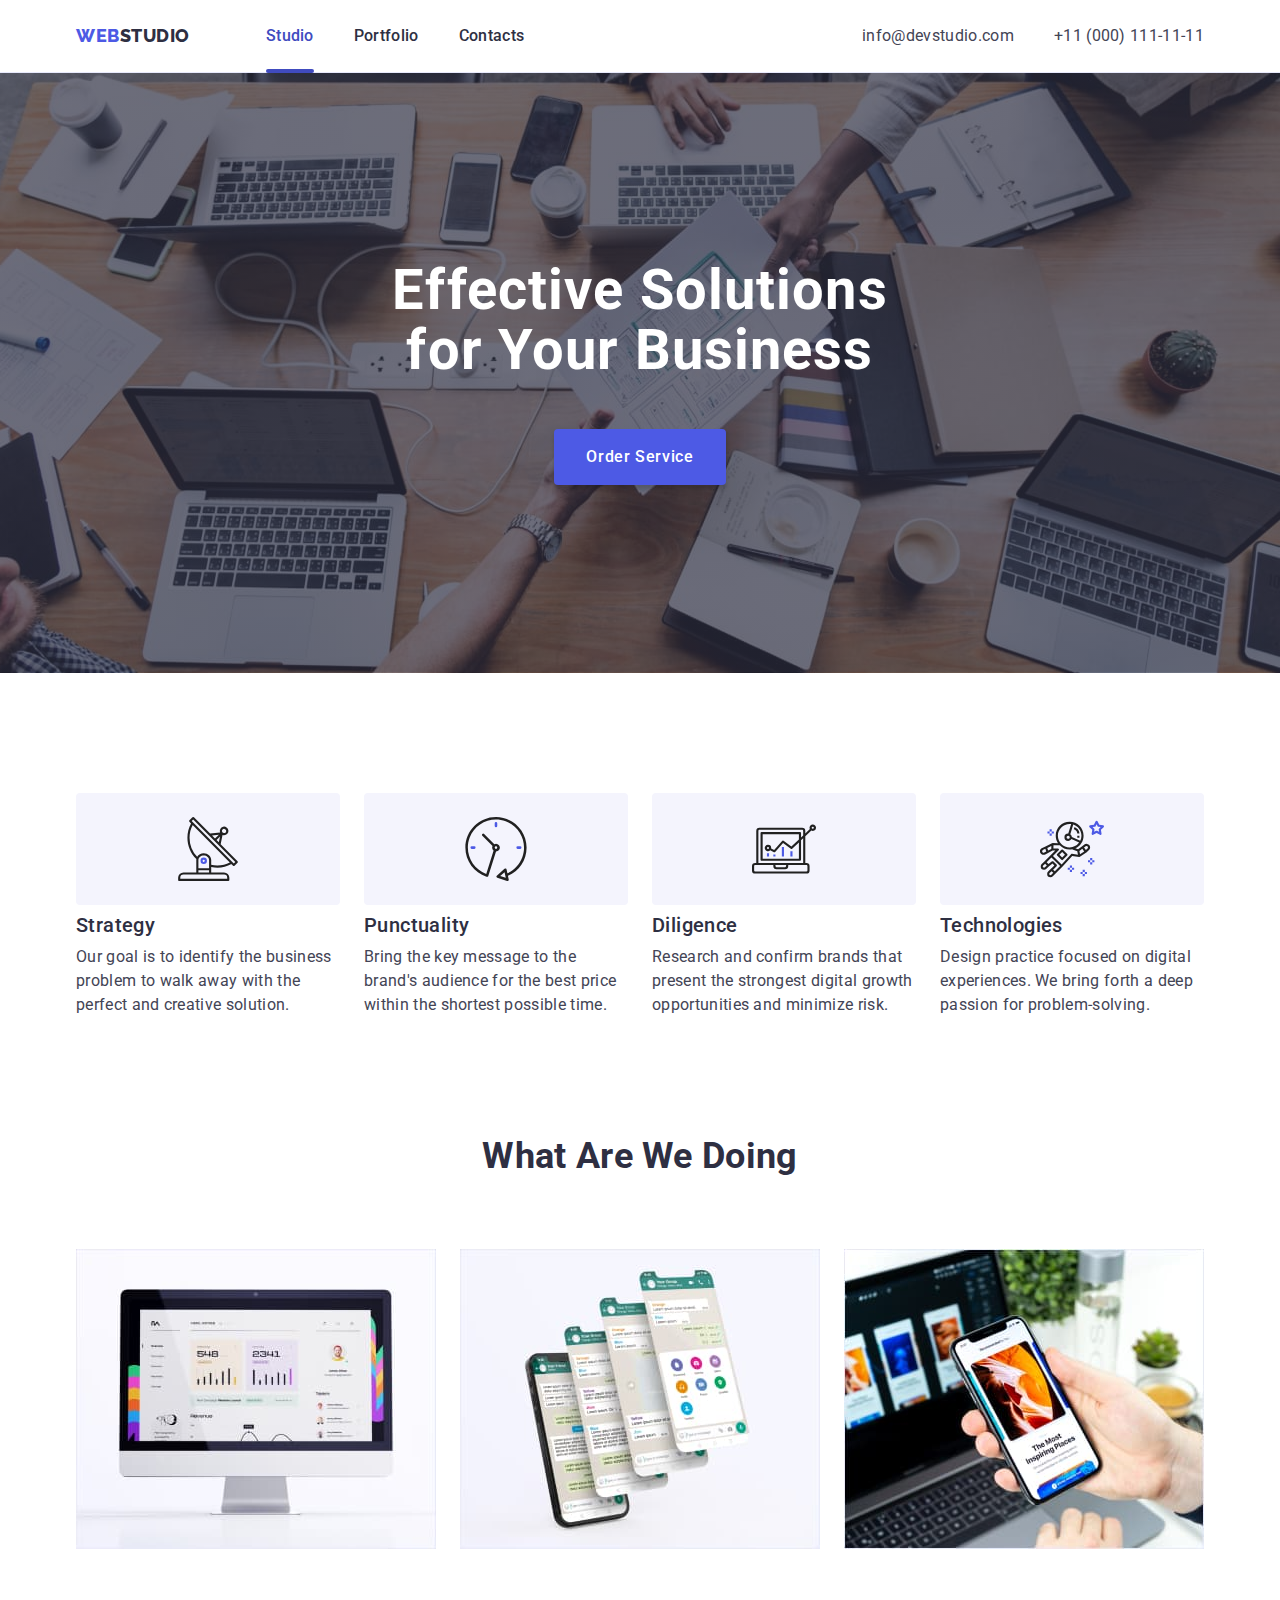
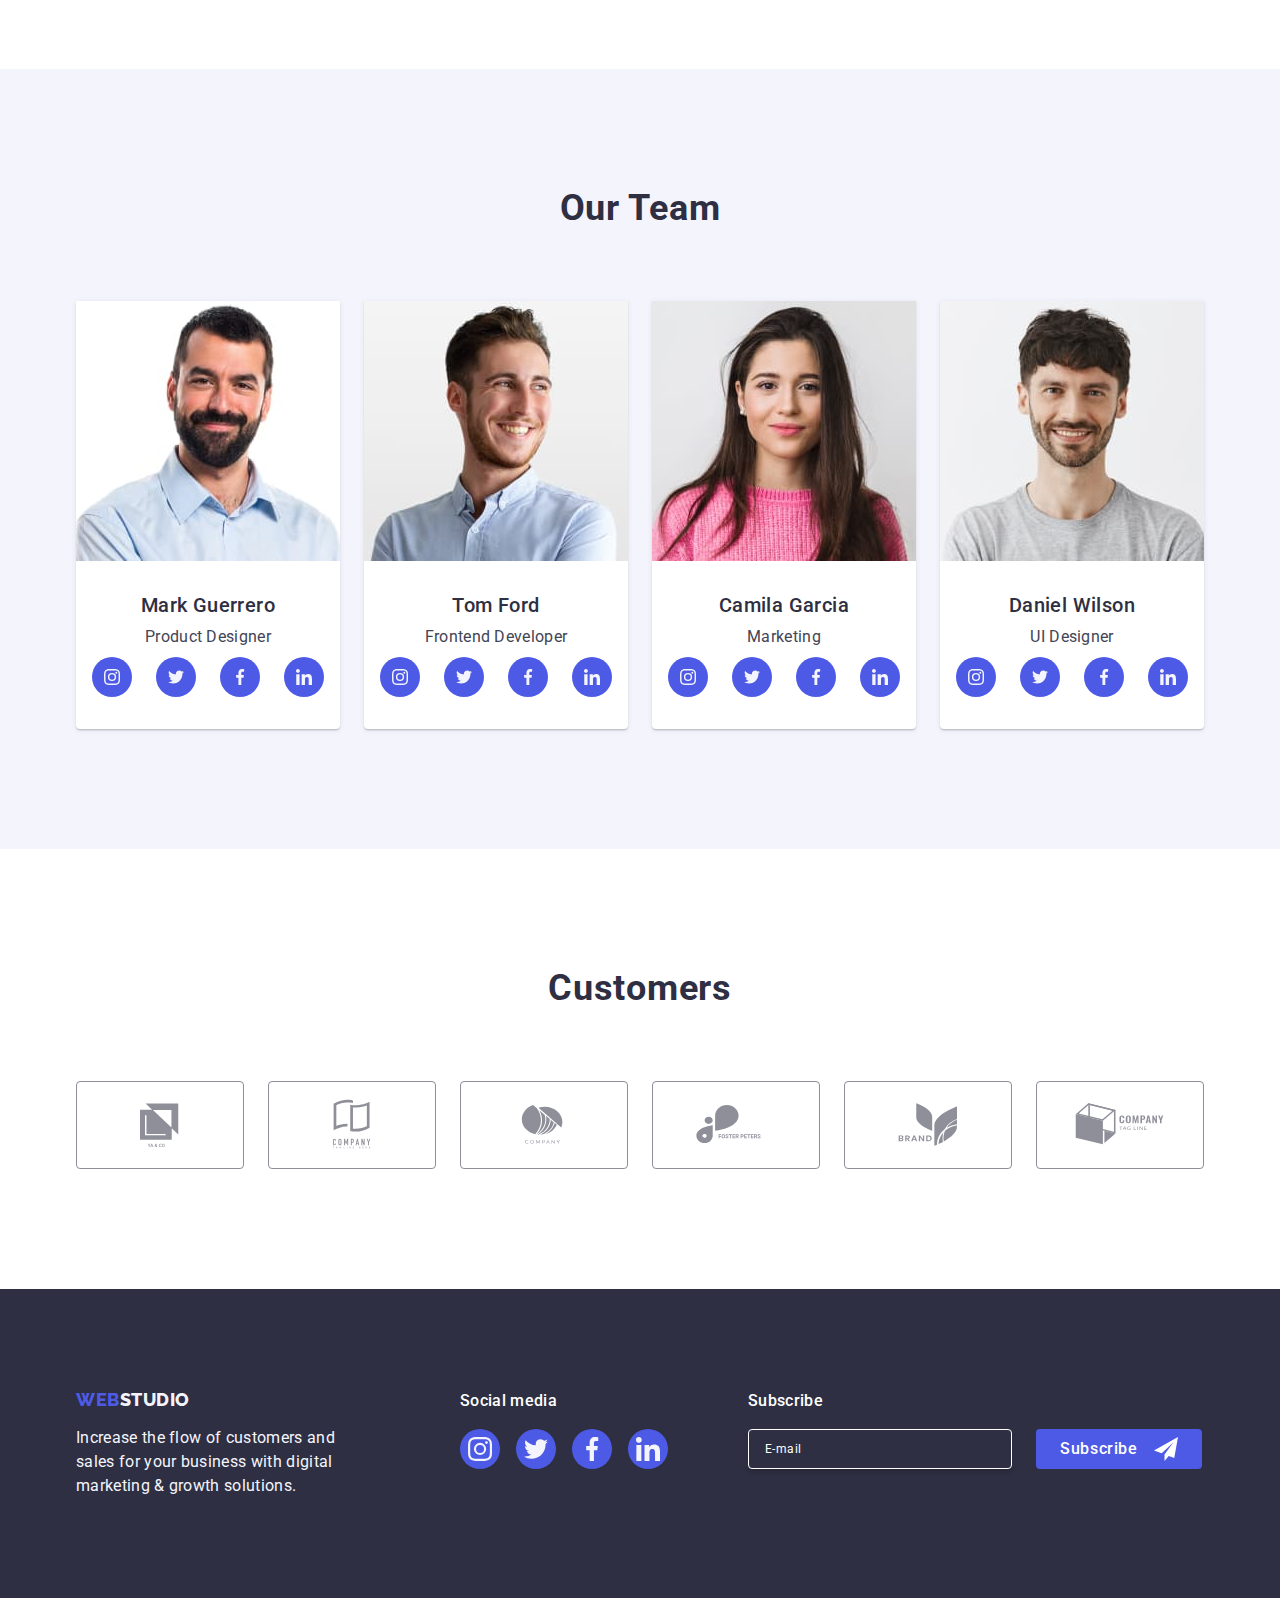
<file: index.html>
<!DOCTYPE html>
<html lang="en">
  <head>
    <meta charset="UTF-8" />
    <meta name="viewport" content="width=device-width, initial-scale=1.0" />
    <link rel="preconnect" href="https://fonts.googleapis.com" />
    <link rel="preconnect" href="https://fonts.gstatic.com" crossorigin />
    <link
      href="https://fonts.googleapis.com/css2?family=Raleway:wght@800&family=Roboto:wght@400;500;700;900&display=swap"
      rel="stylesheet"
    />
    <link
      rel="stylesheet"
      href="https://cdnjs.cloudflare.com/ajax/libs/modern-normalize/2.0.0/modern-normalize.min.css"
    />
    <link rel="stylesheet" href="./css/styles.css" />
    <title>WebStudio</title>
  </head>
  <body>
    <header class="header">
      <div class="header-container container">
        <nav class="menu">
          <a class="menu__logo-blue link" href="./index.html"
            >Web<span class="menu__logo-black">Studio</span></a
          >
          <ul class="menu__list list">
            <li class="menu__list-item">
              <a class="menu__list-link link page" href="./index.html"
                >Studio</a
              >
            </li>
            <li class="menu__list-item">
              <a class="menu__list-link link" href="./portfolio.html"
                >Portfolio</a
              >
            </li>
            <li class="menu__list-item">
              <a class="menu__list-link link" href="">Contacts</a>
            </li>
          </ul>
        </nav>
        <address class="header__contacts">
          <ul class="header__contacts-list list">
            <li class="header__contacts-item">
              <a
                class="header__contacts-link link"
                href="mailto:info@devstudio.com"
                >info@devstudio.com</a
              >
            </li>
            <li class="header__contacts-item">
              <a class="header__contacts-link link" href="tel:+110001111111"
                >+11 (000) 111-11-11</a
              >
            </li>
          </ul>
        </address>
      </div>
    </header>

    <main>
      <section class="general__section-order">
        <div class="general-container container">
          <h1 class="general__section-title">
            Effective Solutions for Your Business
          </h1>
          <button class="general__section-button" type="button" data-modal-open>
            Order Service
          </button>
        </div>
      </section>

      <section class="benefits__section">
        <div class="benefits-container container">
          <h2 class="visually-hidden">Our benefits</h2>
          <ul class="benefits__list list">
            <li class="benefits__list-item">
              <div class="benefits__wrapper">
                <svg
                  class="benefits__icon"
                  aria-label="antenna"
                  width="64"
                  height="64"
                >
                  <use href="./images/icons.svg#icon-antenna"></use>
                </svg>
              </div>
              <h3 class="benefits__list-title">Strategy</h3>
              <p class="benefits__list-text">
                Our goal is to identify the business problem to walk away with
                the perfect and creative solution.
              </p>
            </li>
            <li class="benefits__list-item">
              <div class="benefits__wrapper">
                <svg
                  class="benefits__icon"
                  aria-label="antenna"
                  width="64"
                  height="64"
                >
                  <use href="./images/icons.svg#icon-clock"></use>
                </svg>
              </div>
              <h3 class="benefits__list-title">Punctuality</h3>
              <p class="benefits__list-text">
                Bring the key message to the brand's audience for the best price
                within the shortest possible time.
              </p>
            </li>
            <li class="benefits__list-item">
              <div class="benefits__wrapper">
                <svg
                  class="benefits__icon"
                  aria-label="antenna"
                  width="64"
                  height="64"
                >
                  <use href="./images/icons.svg#icon-diagram"></use>
                </svg>
              </div>
              <h3 class="benefits__list-title">Diligence</h3>
              <p class="benefits__list-text">
                Research and confirm brands that present the strongest digital
                growth opportunities and minimize risk.
              </p>
            </li>
            <li class="benefits__list-item">
              <div class="benefits__wrapper">
                <svg
                  class="benefits__icon"
                  aria-label="antenna"
                  width="64"
                  height="64"
                >
                  <use href="./images/icons.svg#icon-astronaut"></use>
                </svg>
              </div>
              <h3 class="benefits__list-title">Technologies</h3>
              <p class="benefits__list-text">
                Design practice focused on digital experiences. We bring forth a
                deep passion for problem-solving.
              </p>
            </li>
          </ul>
        </div>
      </section>

      <section class="works__section">
        <div class="works-container container">
          <h2 class="works__section-title">What are we doing</h2>
          <ul class="works__list list">
            <li class="works__list-item">
              <img
                class="works__list-img"
                src="./images/img_1.jpg"
                alt="computer-monitor"
                width="360"
              />
            </li>
            <li class="works__list-item">
              <img
                class="works__list-img"
                src="./images/img_2.jpg"
                alt="phone-application"
                width="360"
              />
            </li>
            <li class="works__list-item">
              <img
                class="works__list-img"
                src="./images/img_3.jpg"
                alt="laptop-and-phone"
                width="360"
              />
            </li>
          </ul>
        </div>
      </section>

      <section class="team__section">
        <div class="team-container container">
          <h2 class="team__section-title">Our Team</h2>
          <ul class="team__list list">
            <li class="team__list-item">
              <img
                class="team__list-img"
                src="./images/mark_g.jpg"
                alt="photo Mark Guerrero"
                width="264"
              />
              <div class="team__description">
                <h3 class="team__list-title">Mark Guerrero</h3>
                <p class="team__list-text">Product Designer</p>
                <ul class="team__list-icons list">
                  <li class="team__item-icon">
                    <a href="" class="team__link-icon">
                      <svg
                        class="team__icon"
                        aria-label="icon-instagram"
                        width="16"
                        height="16"
                      >
                        <use href="./images/icons.svg#icon-instagram"></use>
                      </svg>
                    </a>
                  </li>
                  <li class="team__item-icon">
                    <a href="" class="team__link-icon">
                      <svg
                        class="team__icon"
                        aria-label="icon-twitter"
                        width="16"
                        height="16"
                      >
                        <use href="./images/icons.svg#icon-twitter"></use>
                      </svg>
                    </a>
                  </li>
                  <li class="team__item-icon">
                    <a href="" class="team__link-icon">
                      <svg
                        class="team__icon"
                        aria-label="icon-facebook"
                        width="16"
                        height="16"
                      >
                        <use href="./images/icons.svg#icon-facebook"></use>
                      </svg>
                    </a>
                  </li>
                  <li class="team__item-icon">
                    <a href="" class="team__link-icon">
                      <svg
                        class="team__icon"
                        aria-label="icon-linkedin"
                        width="16"
                        height="16"
                      >
                        <use href="./images/icons.svg#icon-linkedin"></use>
                      </svg>
                    </a>
                  </li>
                </ul>
              </div>
            </li>
            <li class="team__list-item">
              <img
                class="team__list-img"
                src="./images/tom_f.jpg"
                alt="photo Tom Ford"
                width="264"
              />
              <div class="team__description">
                <h3 class="team__list-title">Tom Ford</h3>
                <p class="team__list-text">Frontend Developer</p>
                <ul class="team__list-icons list">
                  <li class="team__item-icon">
                    <a href="" class="team__link-icon">
                      <svg
                        class="team__icon"
                        aria-label="icon-instagram"
                        width="16"
                        height="16"
                      >
                        <use href="./images/icons.svg#icon-instagram"></use>
                      </svg>
                    </a>
                  </li>
                  <li class="team__item-icon">
                    <a href="" class="team__link-icon">
                      <svg
                        class="team__icon"
                        aria-label="icon-twitter"
                        width="16"
                        height="16"
                      >
                        <use href="./images/icons.svg#icon-twitter"></use>
                      </svg>
                    </a>
                  </li>
                  <li class="team__item-icon">
                    <a href="" class="team__link-icon">
                      <svg
                        class="team__icon"
                        aria-label="icon-facebook"
                        width="16"
                        height="16"
                      >
                        <use href="./images/icons.svg#icon-facebook"></use>
                      </svg>
                    </a>
                  </li>
                  <li class="team__item-icon">
                    <a href="" class="team__link-icon">
                      <svg
                        class="team__icon"
                        aria-label="icon-linkedin"
                        width="16"
                        height="16"
                      >
                        <use href="./images/icons.svg#icon-linkedin"></use>
                      </svg>
                    </a>
                  </li>
                </ul>
              </div>
            </li>
            <li class="team__list-item">
              <img
                class="team__list-img"
                src="./images/camila_g.jpg"
                alt="photo Camila Garcia"
                width="264"
              />
              <div class="team__description">
                <h3 class="team__list-title">Camila Garcia</h3>
                <p class="team__list-text">Marketing</p>
                <ul class="team__list-icons list">
                  <li class="team__item-icon">
                    <a href="" class="team__link-icon">
                      <svg
                        class="team__icon"
                        aria-label="icon-instagram"
                        width="16"
                        height="16"
                      >
                        <use href="./images/icons.svg#icon-instagram"></use>
                      </svg>
                    </a>
                  </li>
                  <li class="team__item-icon">
                    <a href="" class="team__link-icon">
                      <svg
                        class="team__icon"
                        aria-label="icon-twitter"
                        width="16"
                        height="16"
                      >
                        <use href="./images/icons.svg#icon-twitter"></use>
                      </svg>
                    </a>
                  </li>
                  <li class="team__item-icon">
                    <a href="" class="team__link-icon">
                      <svg
                        class="team__icon"
                        aria-label="icon-facebook"
                        width="16"
                        height="16"
                      >
                        <use href="./images/icons.svg#icon-facebook"></use>
                      </svg>
                    </a>
                  </li>
                  <li class="team__item-icon">
                    <a href="" class="team__link-icon">
                      <svg
                        class="team__icon"
                        aria-label="icon-linkedin"
                        width="16"
                        height="16"
                      >
                        <use href="./images/icons.svg#icon-linkedin"></use>
                      </svg>
                    </a>
                  </li>
                </ul>
              </div>
            </li>
            <li class="team__list-item">
              <img
                class="team__list-img"
                src="./images/daniel_w.jpg"
                alt="photo Daniel Wilson"
                width="264"
              />
              <div class="team__description">
                <h3 class="team__list-title">Daniel Wilson</h3>
                <p class="team__list-text">UI Designer</p>
                <ul class="team__list-icons list">
                  <li class="team__item-icon">
                    <a href="" class="team__link-icon">
                      <svg
                        class="team__icon"
                        aria-label="icon-instagram"
                        width="16"
                        height="16"
                      >
                        <use href="./images/icons.svg#icon-instagram"></use>
                      </svg>
                    </a>
                  </li>
                  <li class="team__item-icon">
                    <a href="" class="team__link-icon">
                      <svg
                        class="team__icon"
                        aria-label="icon-twitter"
                        width="16"
                        height="16"
                      >
                        <use href="./images/icons.svg#icon-twitter"></use>
                      </svg>
                    </a>
                  </li>
                  <li class="team__item-icon">
                    <a href="" class="team__link-icon">
                      <svg
                        class="team__icon"
                        aria-label="icon-facebook"
                        width="16"
                        height="16"
                      >
                        <use href="./images/icons.svg#icon-facebook"></use>
                      </svg>
                    </a>
                  </li>
                  <li class="team__item-icon">
                    <a href="" class="team__link-icon">
                      <svg
                        class="team__icon"
                        aria-label="icon-linkedin"
                        width="16"
                        height="16"
                      >
                        <use href="./images/icons.svg#icon-linkedin"></use>
                      </svg>
                    </a>
                  </li>
                </ul>
              </div>
            </li>
          </ul>
        </div>
      </section>

      <section class="customers">
        <div class="container">
          <h2 class="customers__title">Customers</h2>
          <ul class="customers__list list">
            <li class="customers__item">
              <a href="" class="customers__link"
                ><svg
                  class="customers__icon"
                  aria-label="customers-icons"
                  width="104"
                  height="56"
                >
                  <use href="./images/icons.svg#customers-1"></use>
                </svg>
              </a>
            </li>
            <li class="customers__item">
              <a href="" class="customers__link"
                ><svg
                  class="customers__icon"
                  aria-label="customers-icons"
                  width="104"
                  height="56"
                >
                  <use href="./images/icons.svg#customers-2"></use>
                </svg>
              </a>
            </li>
            <li class="customers__item">
              <a href="" class="customers__link"
                ><svg
                  class="customers__icon"
                  aria-label="customers-icons"
                  width="104"
                  height="56"
                >
                  <use href="./images/icons.svg#customers-3"></use>
                </svg>
              </a>
            </li>
            <li class="customers__item">
              <a href="" class="customers__link"
                ><svg
                  class="customers__icon"
                  aria-label="customers-icons"
                  width="104"
                  height="56"
                >
                  <use href="./images/icons.svg#customers-4"></use>
                </svg>
              </a>
            </li>
            <li class="customers__item">
              <a href="" class="customers__link"
                ><svg
                  class="customers__icon"
                  aria-label="customers-icons"
                  width="104"
                  height="56"
                >
                  <use href="./images/icons.svg#customers-5"></use>
                </svg>
              </a>
            </li>
            <li class="customers__item">
              <a href="" class="customers__link"
                ><svg
                  class="customers__icon"
                  aria-label="customers-icons"
                  width="104"
                  height="56"
                >
                  <use href="./images/icons.svg#customers-6"></use>
                </svg>
              </a>
            </li>
          </ul>
        </div>
      </section>
    </main>

    <footer class="footer">
      <div class="footer-container container">
        <div class="footer__logo-wrapper">
          <a class="footer__logo-blue link" href="./index.html"
            >Web<span class="footer__logo-white">Studio</span></a
          >
          <p class="footer__text">
            Increase the flow of customers and sales for your business with
            digital marketing & growth solutions.
          </p>
        </div>
        <div class="footer__icon-wrapper">
          <p class="footer__icon-text">Social media</p>
          <ul class="footer__icon-list">
            <li class="footer__icon-item">
              <a href="" class="footer__icon-link">
                <svg
                  class="footer__icon"
                  aria-label="icon-instagram"
                  width="24"
                  height="24"
                >
                  <use href="./images/icons.svg#icon-instagram"></use>
                </svg>
              </a>
            </li>
            <li class="footer__icon-item">
              <a href="" class="footer__icon-link">
                <svg
                  class="footer__icon"
                  aria-label="icon-twitter"
                  width="24"
                  height="24"
                >
                  <use href="./images/icons.svg#icon-twitter"></use>
                </svg>
              </a>
            </li>
            <li class="footer__icon-item">
              <a href="" class="footer__icon-link">
                <svg
                  class="footer__icon"
                  aria-label="icon-facebook"
                  width="24"
                  height="24"
                >
                  <use href="./images/icons.svg#icon-facebook"></use>
                </svg>
              </a>
            </li>
            <li class="footer__icon-item">
              <a href="" class="footer__icon-link">
                <svg
                  class="footer__icon"
                  aria-label="icon-linkedin"
                  width="24"
                  height="24"
                >
                  <use href="./images/icons.svg#icon-linkedin"></use>
                </svg>
              </a>
            </li>
          </ul>
        </div>
        <div class="footer__subscribe-wrapper">
          <p class="footer__subscribe-text">Subscribe</p>
          <form class="footer__subscribe-form">
            <label class="footer__subscribe-label">
              <input
                class="footer__subscribe-input"
                type="email"
                name="email-field"
                placeholder="E-mail"
              />
            </label>
            <button
              type="submit"
              name="email-subscribe-button"
              class="footer__subscribe-button"
            >
              Subscribe
              <svg
                class="footer__subscribe-icon"
                aria-label="icon-send"
                width="24"
                height="24"
              >
                <use href="./images/icons.svg#icon-send"></use>
              </svg>
            </button>
          </form>
        </div>
      </div>
    </footer>

    <div class="backdrop is-hidden" data-modal>
      <div class="modal">
        <button type="button" class="modal__button-close" data-modal-close>
          <svg
            class="modal__icon-close"
            aria-label="icon-modal-close"
            width="8"
            height="8"
          >
            <use href="./images/icons.svg#icon-modal-close"></use>
          </svg>
        </button>
        <p class="modal__title">
          Leave your contacts and we will call you back
        </p>
        <form class="modal__form">
          <div class="modal__wrapper">
            <label class="modal__label" for="user-name">Name</label>
            <div class="modal__icon-wrapper">
              <input
                class="modal__input"
                type="text"
                name="user-name"
                id="user-name"
              />
              <svg
                class="modal__icon"
                aria-label="icon-person"
                width="18"
                height="24"
              >
                <use href="./images/icons.svg#icon-person"></use>
              </svg>
            </div>
          </div>

          <div class="modal__wrapper">
            <label class="modal__label" for="phone-number">Phone</label>
            <div class="modal__icon-wrapper">
              <input
                class="modal__input"
                type="tel"
                name="phone-number"
                id="phone-number"
              />
              <svg
                class="modal__icon"
                aria-label="icon-phone"
                width="18"
                height="24"
              >
                <use href="./images/icons.svg#icon-phone"></use>
              </svg>
            </div>
          </div>

          <div class="modal__wrapper">
            <label class="modal__label" for="useremail">Email</label>
            <div class="modal__icon-wrapper">
              <input
                class="modal__input"
                type="email"
                name="user-email"
                id="useremail"
              />
              <svg
                class="modal__icon"
                aria-label="icon-email"
                width="18"
                height="24"
              >
                <use href="./images/icons.svg#icon-email"></use>
              </svg>
            </div>
          </div>

          <div class="modal__text-field-wrapper">
            <label class="modal__label" for="user-comment">Comment</label>
            <textarea
              class="modal__text-field"
              name="user-comment"
              id="user-comment"
              placeholder="Text input"
            ></textarea>
          </div>

          <div class="modal__check-wrapper">
            <input
              class="modal__check-input visually-hidden"
              type="checkbox"
              name="user-privacy"
              id="user-privacy"
              value="true"
            />
            <label class="modal__check-text" for="user-privacy">
              <span class="modal__check-box">
                <svg
                  class="modal__icon-check"
                  aria-label="icon-check-white"
                  width="10"
                  height="8"
                >
                  <use href="./images/icons.svg#icon-check-white"></use>
                </svg>
              </span>
              I accept the terms and conditions of the
              <a class="modal__link-text" href="">Privacy Policy</a></label
            >
          </div>

          <button class="modal__button-submit" type="submit">Send</button>
        </form>
      </div>
    </div>

    <script src="./js/modal.js"></script>
  </body>
</html>
</file>
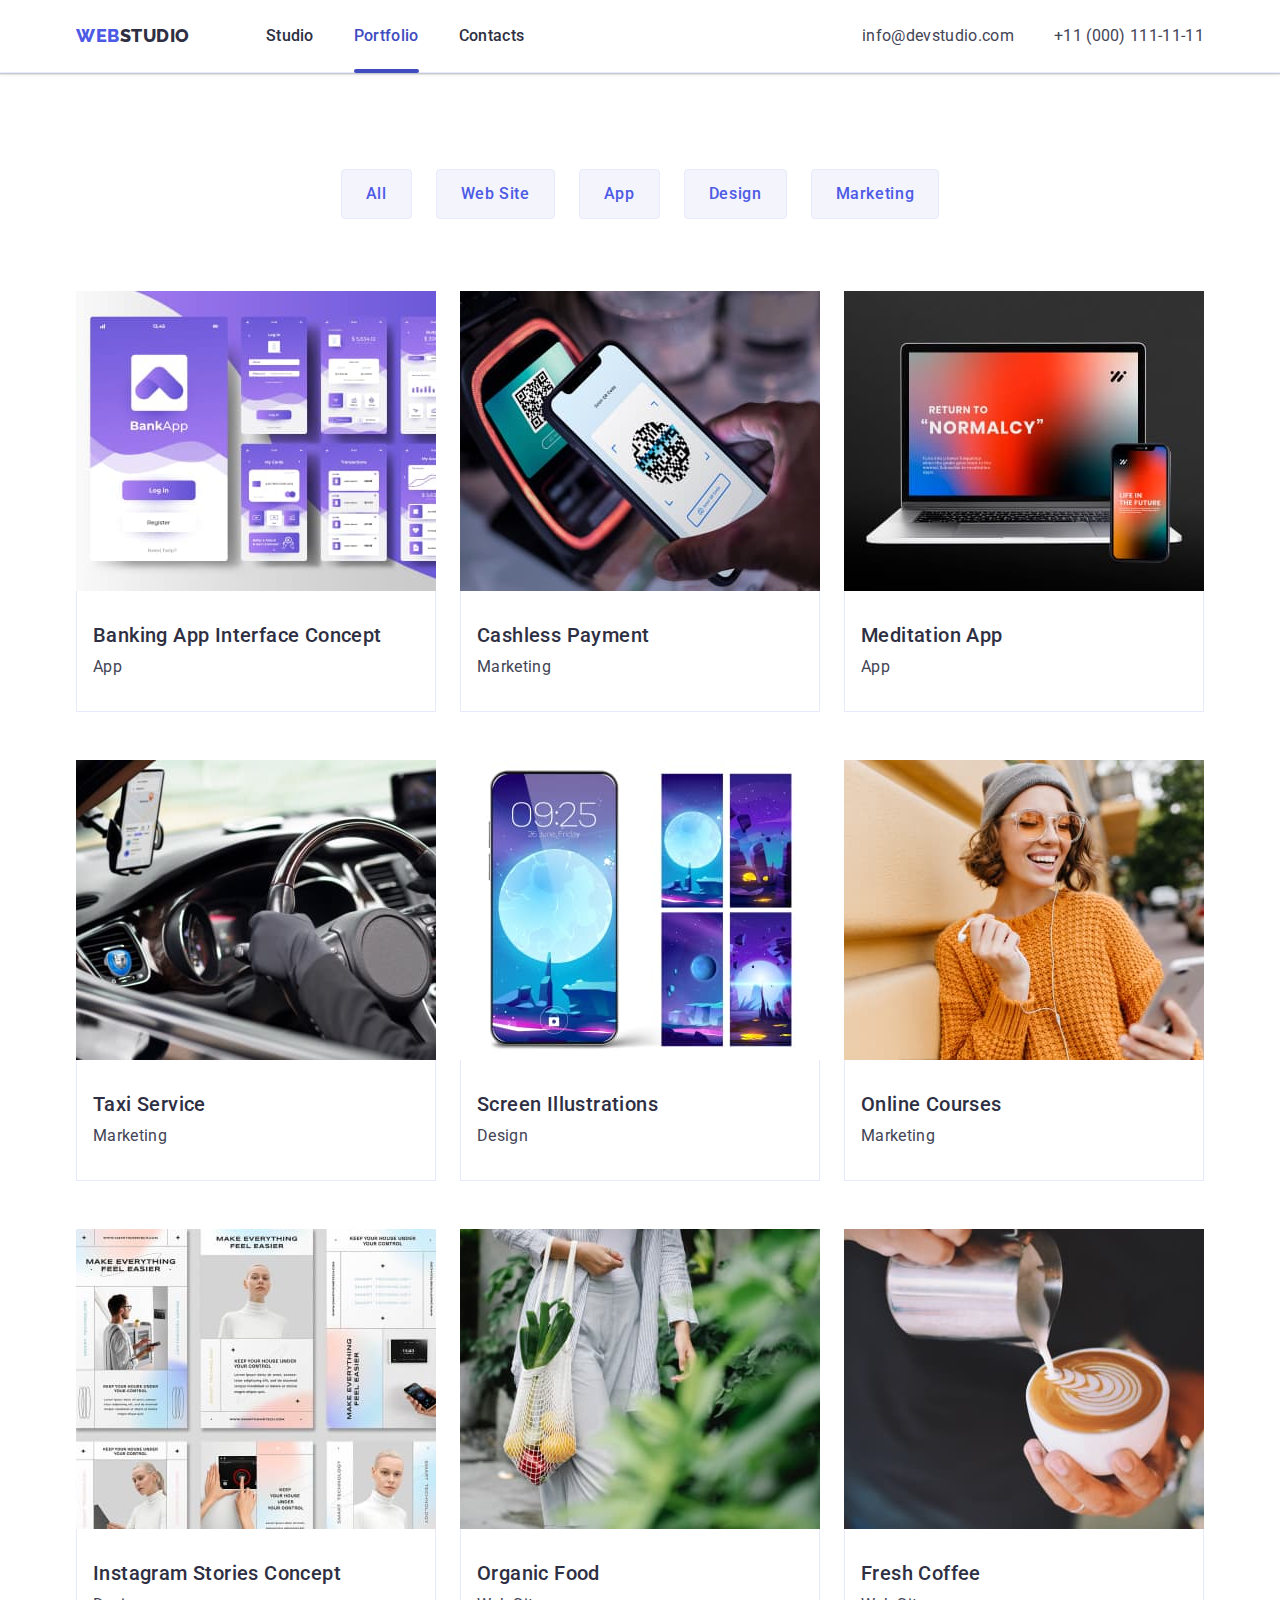
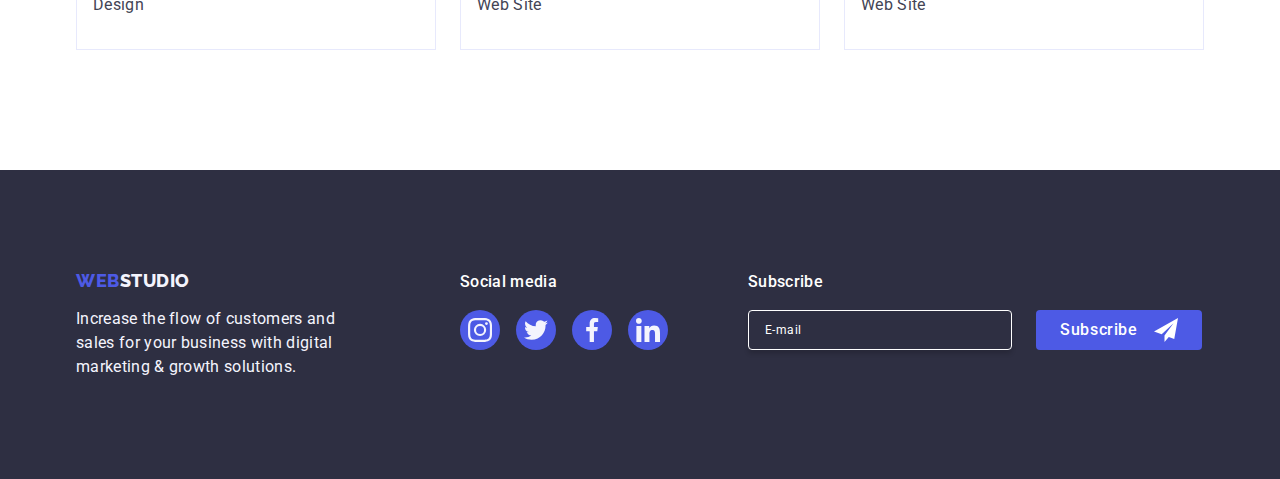
<file: portfolio.html>
<!DOCTYPE html>
<html lang="en">
  <head>
    <meta charset="UTF-8" />
    <meta name="viewport" content="width=device-width, initial-scale=1.0" />
    <link rel="preconnect" href="https://fonts.googleapis.com" />
    <link rel="preconnect" href="https://fonts.gstatic.com" crossorigin />
    <link
      href="https://fonts.googleapis.com/css2?family=Raleway:wght@800&family=Roboto:wght@400;500;700;900&display=swap"
      rel="stylesheet"
    />
    <link
      rel="stylesheet"
      href="https://cdnjs.cloudflare.com/ajax/libs/modern-normalize/2.0.0/modern-normalize.min.css"
    />
    <link rel="stylesheet" href="./css/styles.css" />
    <title>Portfolio</title>
  </head>
  <body>
    <header class="header">
      <div class="header-container container">
        <nav class="menu">
          <a class="menu__logo-blue link" href="./index.html"
            >Web<span class="menu__logo-black">Studio</span></a
          >
          <ul class="menu__list list">
            <li class="menu__list-item">
              <a class="menu__list-link link" href="./index.html">Studio</a>
            </li>
            <li class="menu__list-item">
              <a class="menu__list-link link page" href="./portfolio.html"
                >Portfolio</a
              >
            </li>
            <li class="menu__list-item">
              <a class="menu__list-link link" href="">Contacts</a>
            </li>
          </ul>
        </nav>
        <address class="header__contacts">
          <ul class="header__contacts-list list">
            <li class="header__contacts-item">
              <a
                class="header__contacts-link link"
                href="mailto:info@devstudio.com"
                >info@devstudio.com</a
              >
            </li>
            <li class="header__contacts-item">
              <a class="header__contacts-link link" href="tel:+110001111111"
                >+11 (000) 111-11-11</a
              >
            </li>
          </ul>
        </address>
      </div>
    </header>

    <main>
      <section class="gallery__section">
        <div class="gallery-container container">
          <h1 class="visually-hidden">Portfolio</h1>

          <ul class="gallery__filter-list list">
            <li class="gallery__filter-item">
              <button class="gallery__filter-button" type="button">All</button>
            </li>
            <li class="gallery__filter-item">
              <button class="gallery__filter-button" type="button">
                Web Site
              </button>
            </li>
            <li class="gallery__filter-item">
              <button class="gallery__filter-button" type="button">App</button>
            </li>
            <li class="gallery__filter-item">
              <button class="gallery__filter-button" type="button">
                Design
              </button>
            </li>
            <li class="gallery__filter-item">
              <button class="gallery__filter-button" type="button">
                Marketing
              </button>
            </li>
          </ul>

          <ul class="gallery__main-list list">
            <li class="gallery__main-item">
              <a class="gallery__main-link link" tabindex="0">
                <div class="gallery__overley-wrapper">
                  <img
                    class="gallery__main-img"
                    src="./images/p_img1.jpg"
                    alt="Banking App Interface Concept"
                    width="360"
                  />
                  <p class="gallery__overley-text">
                    14 Stylish and User-Friendly App Design Concepts · Task
                    Manager App · Calorie Tracker App · Exotic Fruit Ecommerce
                    App · Cloud Storage App
                  </p>
                </div>

                <div class="gallery__main-wrapper">
                  <h2 class="gallery__main-title">
                    Banking App Interface Concept
                  </h2>
                  <p class="gallery__main-text">App</p>
                </div>
              </a>
            </li>
            <li class="gallery__main-item">
              <a class="gallery__main-link link" tabindex="0">
                <div class="gallery__overley-wrapper">
                  <img
                    class="gallery__main-img"
                    src="./images/p_img2.jpg"
                    alt="Cashless Payment"
                    width="360"
                  />
                  <p class="gallery__overley-text">
                    14 Stylish and User-Friendly App Design Concepts · Task
                    Manager App · Calorie Tracker App · Exotic Fruit Ecommerce
                    App · Cloud Storage App
                  </p>
                </div>

                <div class="gallery__main-wrapper">
                  <h2 class="gallery__main-title">Cashless Payment</h2>
                  <p class="gallery__main-text">Marketing</p>
                </div>
              </a>
            </li>
            <li class="gallery__main-item">
              <a class="gallery__main-link link" tabindex="0">
                <div class="gallery__overley-wrapper">
                  <img
                    class="gallery__main-img"
                    src="./images/p_img3.jpg"
                    alt="Meditation App"
                    width="360"
                  />
                  <p class="gallery__overley-text">
                    14 Stylish and User-Friendly App Design Concepts · Task
                    Manager App · Calorie Tracker App · Exotic Fruit Ecommerce
                    App · Cloud Storage App
                  </p>
                </div>

                <div class="gallery__main-wrapper">
                  <h2 class="gallery__main-title">Meditation App</h2>
                  <p class="gallery__main-text">App</p>
                </div>
              </a>
            </li>
            <li class="gallery__main-item">
              <a class="gallery__main-link link" tabindex="0"
                ><div class="gallery__overley-wrapper">
                  <img
                    class="gallery__main-img"
                    src="./images/p_img4.jpg"
                    alt="Taxi Service"
                    width="360"
                  />
                  <p class="gallery__overley-text">
                    14 Stylish and User-Friendly App Design Concepts · Task
                    Manager App · Calorie Tracker App · Exotic Fruit Ecommerce
                    App · Cloud Storage App
                  </p>
                </div>

                <div class="gallery__main-wrapper">
                  <h2 class="gallery__main-title">Taxi Service</h2>
                  <p class="gallery__main-text">Marketing</p>
                </div>
              </a>
            </li>
            <li class="gallery__main-item">
              <a class="gallery__main-link link" tabindex="0"
                ><div class="gallery__overley-wrapper">
                  <img
                    class="gallery__main-img"
                    src="./images/p_img5.jpg"
                    alt="Screen Illustrations"
                    width="360"
                  />
                  <p class="gallery__overley-text">
                    14 Stylish and User-Friendly App Design Concepts · Task
                    Manager App · Calorie Tracker App · Exotic Fruit Ecommerce
                    App · Cloud Storage App
                  </p>
                </div>

                <div class="gallery__main-wrapper">
                  <h2 class="gallery__main-title">Screen Illustrations</h2>
                  <p class="gallery__main-text">Design</p>
                </div>
              </a>
            </li>
            <li class="gallery__main-item">
              <a class="gallery__main-link link" tabindex="0"
                ><div class="gallery__overley-wrapper">
                  <img
                    class="gallery__main-img"
                    src="./images/p_img6.jpg"
                    alt="Online Courses"
                    width="360"
                  />
                  <p class="gallery__overley-text">
                    14 Stylish and User-Friendly App Design Concepts · Task
                    Manager App · Calorie Tracker App · Exotic Fruit Ecommerce
                    App · Cloud Storage App
                  </p>
                </div>

                <div class="gallery__main-wrapper">
                  <h2 class="gallery__main-title">Online Courses</h2>
                  <p class="gallery__main-text">Marketing</p>
                </div>
              </a>
            </li>
            <li class="gallery__main-item">
              <a class="gallery__main-link link" tabindex="0"
                ><div class="gallery__overley-wrapper">
                  <img
                    class="gallery__main-img"
                    src="./images/p_img7.jpg"
                    alt="Instagram Stories Concept"
                    width="360"
                  />
                  <p class="gallery__overley-text">
                    14 Stylish and User-Friendly App Design Concepts · Task
                    Manager App · Calorie Tracker App · Exotic Fruit Ecommerce
                    App · Cloud Storage App
                  </p>
                </div>

                <div class="gallery__main-wrapper">
                  <h2 class="gallery__main-title">Instagram Stories Concept</h2>
                  <p class="gallery__main-text">Design</p>
                </div>
              </a>
            </li>
            <li class="gallery__main-item">
              <a class="gallery__main-link link" tabindex="0"
                ><div class="gallery__overley-wrapper">
                  <img
                    class="gallery__main-img"
                    src="./images/p_img8.jpg"
                    alt="Organic Food"
                    width="360"
                  />
                  <p class="gallery__overley-text">
                    14 Stylish and User-Friendly App Design Concepts · Task
                    Manager App · Calorie Tracker App · Exotic Fruit Ecommerce
                    App · Cloud Storage App
                  </p>
                </div>

                <div class="gallery__main-wrapper">
                  <h2 class="gallery__main-title">Organic Food</h2>
                  <p class="gallery__main-text">Web Site</p>
                </div>
              </a>
            </li>
            <li class="gallery__main-item">
              <a class="gallery__main-link link" tabindex="0"
                ><div class="gallery__overley-wrapper">
                  <img
                    class="gallery__main-img"
                    src="./images/p_img9.jpg"
                    alt="Fresh Coffee"
                    width="360"
                  />
                  <p class="gallery__overley-text">
                    14 Stylish and User-Friendly App Design Concepts · Task
                    Manager App · Calorie Tracker App · Exotic Fruit Ecommerce
                    App · Cloud Storage App
                  </p>
                </div>

                <div class="gallery__main-wrapper">
                  <h2 class="gallery__main-title">Fresh Coffee</h2>
                  <p class="gallery__main-text">Web Site</p>
                </div>
              </a>
            </li>
          </ul>
        </div>
      </section>
    </main>

    <footer class="footer">
      <div class="footer-container container">
        <div class="footer__logo-wrapper">
          <a class="footer__logo-blue link" href="./index.html"
            >Web<span class="footer__logo-white">Studio</span></a
          >
          <p class="footer__text">
            Increase the flow of customers and sales for your business with
            digital marketing & growth solutions.
          </p>
        </div>
        <div class="footer__icon-wrapper">
          <p class="footer__icon-text">Social media</p>
          <ul class="footer__icon-list">
            <li class="footer__icon-item">
              <a href="" class="footer__icon-link">
                <svg
                  class="footer__icon"
                  aria-label="icon-instagram"
                  width="24"
                  height="24"
                >
                  <use href="./images/icons.svg#icon-instagram"></use>
                </svg>
              </a>
            </li>
            <li class="footer__icon-item">
              <a href="" class="footer__icon-link">
                <svg
                  class="footer__icon"
                  aria-label="icon-twitter"
                  width="24"
                  height="24"
                >
                  <use href="./images/icons.svg#icon-twitter"></use>
                </svg>
              </a>
            </li>
            <li class="footer__icon-item">
              <a href="" class="footer__icon-link">
                <svg
                  class="footer__icon"
                  aria-label="icon-facebook"
                  width="24"
                  height="24"
                >
                  <use href="./images/icons.svg#icon-facebook"></use>
                </svg>
              </a>
            </li>
            <li class="footer__icon-item">
              <a href="" class="footer__icon-link">
                <svg
                  class="footer__icon"
                  aria-label="icon-linkedin"
                  width="24"
                  height="24"
                >
                  <use href="./images/icons.svg#icon-linkedin"></use>
                </svg>
              </a>
            </li>
          </ul>
        </div>
        <div class="footer__subscribe-wrapper">
          <p class="footer__subscribe-text">Subscribe</p>
          <form class="footer__subscribe-form">
            <label class="footer__subscribe-label">
              <input
                class="footer__subscribe-input"
                type="email"
                name="email-field"
                placeholder="E-mail"
              />
            </label>
            <button
              type="submit"
              name="email-subscribe-button"
              class="footer__subscribe-button"
            >
              Subscribe
              <svg
                class="footer__subscribe-icon"
                aria-label="icon-send"
                width="24"
                height="24"
              >
                <use href="./images/icons.svg#icon-send"></use>
              </svg>
            </button>
          </form>
        </div>
      </div>
    </footer>
  </body>
</html>
</file>
<file: css/styles.css>
:root {
    --color-iris: #4d5ae5;
    --color-ocean: #404bbf;
    --color-navy-blue: #2e2f42;
    --color-green: #31d0aa;
    --color-slate: #434455;
    --color-light-slate: #8e8f99;
    --color-cornflower: #e7e9fc;
    --color-cloud: #f4f4fd;
    --color-navy-blue-modal: #2e2f42;
    --color-grey: #2e2f42;
    --color-white: #ffffff;
    --color-dairy: #fcfcfc;
}

*,
*::before,
*::after {
    box-sizing: border-box;
}

body {
    font-family: 'Roboto', sans-serif;
    color: var(--color-slate);
    background-color: var(--color-white);
    font-size: 16px;
    letter-spacing: 0.02em;
}

.list {
    list-style: none;
}

.link {
    text-decoration: none;
}

h1,
h2,
h3,
h4,
h5,
h6,
ul,
p{
    margin: 0;
    padding: 0;
}

input,
textarea,
button {
    font: inherit;
}

button {
    cursor: pointer;
    color: currentColor;
}

ul {
    list-style: none;
}

a {
    text-decoration: none;
    outline: none;
}
img {
    display: block;
    max-width: 100%;
    height: auto;
}

.visually-hidden {
    position: absolute;
    width: 1px;
    height: 1px;
    margin: -1px;
    border: 0;
    padding: 0;
    white-space: nowrap;
    clip-path: inset(100%);
    clip: rect(0 0 0 0);
    overflow: hidden;
}

.container{
    width: 1158px;
    margin: 0 auto;
    padding: 0 15px;
}

/* Page index */

.menu__logo-blue {
    color: var(--color-iris);
    font-family: 'Raleway', sans-serif;
    font-weight: 800;
    font-size: 18px;
    line-height: 1.17;
    letter-spacing: 0.03em;
    text-transform: uppercase;
    display: inline-block;
    margin-right: 76px;
}

.menu__logo-black {
    color: var(--color-navy-blue);
}

.header {
    border-bottom: 1px solid var(--color-cornflower);
    box-shadow: 0px 2px 1px rgba(46, 47, 66, 0.08),
            0px 1px 1px rgba(46, 47, 66, 0.16), 0px 1px 6px rgba(46, 47, 66, 0.08);
}

.header-container{
    display: flex;
    align-items: center;
}


.menu{
    display: flex;
    align-items: center;
}

.menu__list{
    display: flex;
    gap: 40px;
} 

.menu__list-link{
    color: var(--color-navy-blue);
    font-weight: 500;
    font-size: 16px;
    line-height: 1.5;
    padding-top: 24px;
    padding-bottom: 24px;
    position: relative;
    display: block;
    transition: color 250ms cubic-bezier(0.4, 0, 0.2, 1);
}

.menu__list-link:hover,
.menu__list-link:focus {
    color: var(--color-ocean);
}
.menu__list-link.page {
    color: var(--color-ocean);
}
.menu__list-link.page::after{
    content: '';
        display: block;
        width: 100%;
        height: 4px;
        border-radius: 2px;
        background-color: var(--color-ocean);
        position: absolute;
        bottom: -1px;
        left: 0;
}

.header__contacts {
    font-style: normal;
    margin-left: auto;
}
.header__contacts-list{
    display: flex;
    gap: 40px;
}

.header__contacts-link {
    color: var(--color-slate);
    font-weight: 400;
    font-size: 16px;
    line-height: 1.5;
    display: inline-block;
    padding-top: 24px;
    padding-bottom: 24px;
    transition: color 250ms cubic-bezier(0.4, 0, 0.2, 1);
}

.header__contacts-link:hover,
.header__contacts-link:focus {
    color: var(--color-ocean);
}

.general__section-order {
    background-color: var(--color-navy-blue);
    padding-top: 188px;
    padding-bottom: 188px;
    margin: 0 auto;
        max-width: 1440px;
        background-position: center;
        background-repeat: no-repeat;
        background-size: cover;
        background-image: linear-gradient(rgba(46, 47, 66, 0.7),
                rgba(46, 47, 66, 0.7)),
            url('../images/hero.jpg');
}

.general__section-title {
    color: var(--color-white);
    font-weight: 700;
    font-size: 56px;
    line-height: 1.07;
    letter-spacing: 0.02em;
    text-align: center;
    max-width: 496px;
    margin: 0 auto 48px;
}

.general__section-button {
    color: var(--color-white);
    background-color: var(--color-iris);
    font-family: 'Roboto', sans-serif;
    font-weight: 500;
    font-size: 16px;
    line-height: 1.5;
    letter-spacing: 0.04em;
    cursor: pointer;
    border-radius: 4px;
    padding: 16px 32px 16px 32px;
    box-shadow: 0px 4px 4px 0px rgba(0, 0, 0, 0.15);
    border: none;
    display: block;
    margin: 0 auto;
    min-width: 169px;
    transition: background-color 250ms cubic-bezier(0.4, 0, 0.2, 1);
}

.general__section-button:hover,
.general__section-button:focus {
    background-color: var(--color-ocean);
}

.benefits__section{
    padding: 120px 0;
}

.benefits__list{
    display: flex;
    gap: 24px;
}

.benefits__list-item{
    max-width: 264px;
    flex-direction: column;
    align-items: flex-start;
    gap: 8px;
}

.benefits__list-title {
    color: var(--color-navy-blue);
    font-weight: 500;
    font-size: 20px;
    line-height: 1.2;
    letter-spacing: 0.02em;
    margin-bottom: 8px;
}

.benefits__list-text {
    color: var(--color-slate);
    font-weight: 400;
    font-size: 16px;
    line-height: 1.5;
}
.benefits__wrapper{
display: flex;
    align-items: center;
    justify-content: center;
    height: 112px;
    border-radius: 4px;
    background-color: var(--color-cloud);
    margin-bottom: 8px;
}

.works__section{
    padding-bottom: 120px;
}

.works__section-title {
    color: var(--color-navy-blue);
    font-weight: 700;
    font-size: 36px;
    line-height: 1.11;
    text-align: center;
    text-transform: capitalize;
    margin-bottom: 72px;
}

.works__list{
    display: flex;
    gap: 24px;
}

.team__section {
    background-color: var(--color-cloud);
    padding: 120px 0;
}

.team__section-title {
    color: var(--color-navy-blue);
    font-weight: 700;
    font-size: 36px;
    line-height: 1.11;
    text-align: center;
    letter-spacing: 0.02em;
    text-transform: capitalize;
    margin-bottom: 72px;
}

.team__list {
    background-color: var(--color-cloud);
    display: flex;
    gap: 24px;
}

.team__list-item {
    background-color: var(--color-white);
    border-radius: 0px 0px 4px 4px;
    box-shadow: 0px 2px 1px 0px rgba(46, 47, 66, 0.08), 0px 1px 1px 0px rgba(46, 47, 66, 0.16), 0px 1px 6px 0px rgba(46, 47, 66, 0.08);
}

.team__description{
    padding: 32px 0;
    gap: 8px;
}

.team__list-title {
    color: var(--color-navy-blue);
    font-weight: 500;
    font-size: 20px;
    line-height: 1.2;
    letter-spacing: 0.02em;
    text-align: center;
    margin-bottom: 8px;
}

.team__list-text {
    color: var(--color-slate);
    font-weight: 400;
    font-size: 16px;
    line-height: 1.5;
    text-align: center;
    margin-bottom: 8px;
}
.team__list-icons {
    display: flex;
    align-items: center;
    justify-content: center;
    gap: 24px;
}

.team__item-icon {
    width: 40px;
    height: 40px;
}

.team__link-icon {
    display: flex;
    align-items: center;
    justify-content: center;
    width: 100%;
    height: 100%;
    background-color: var(--color-iris);
    border-radius: 50%;
    transition: background-color 250ms cubic-bezier(0.4, 0, 0.2, 1);
}
.team__link-icon:hover,
.team__link-icon:focus {
    background-color: var(--color-ocean);
}

.team__icon {
    fill: var(--color-cloud);
}
.customers {
    padding: 120px 0;
}

.customers__title {
    color: var(--color-navy-blue);
    font-weight: 700;
    font-size: 36px;
    line-height: 1.11;
    text-align: center;
    letter-spacing: 0.02em;
    margin-bottom: 72px;
}

.customers__list {
    display: flex;
    align-items: center;
    justify-content: center;
    gap: 24px;
}

.customers__item {
    width: 168px;
    height: 88px;
}

.customers__link {
    display: flex;
    justify-content: center;
    align-items: center;
    width: 100%;
    height: 100%;
    color: var(--color-light-slate);
    border-radius: 4px;
    border: 1px solid var(--color-light-slate);
    transition: border-color 250ms cubic-bezier(0.4, 0, 0.2, 1),
        color 250ms cubic-bezier(0.4, 0, 0.2, 1);
    fill: currentColor;
}

.customers__link:hover,
.customers__link:focus {
    color: var(--color-ocean);
    border-color: var(--color-ocean);
    fill: var(--color-ocean);
}
.footer {
    background-color: var(--color-navy-blue);
    padding: 100px 0;
}
.footer-container {
    display: flex;
    align-items: baseline;
}
.footer__logo-wrapper {
    width: 264px;
    margin-right: 120px;
}
.footer__text {
    color: var(--color-cloud);
    font-weight: 400;
    font-size: 16px;
    line-height: 1.5;
    max-width: 264px;
}
.footer__logo-blue {
    color: var(--color-iris);
    font-family: 'Raleway', sans-serif;
    font-weight: 800;
    font-size: 18px;
    line-height: 1.17;
    letter-spacing: 0.03em;
    text-transform: uppercase;
    display: inline-block;
    margin-bottom: 16px;
}
.footer__logo-white {
    color: var(--color-cloud);
}
.footer__icon-text {
    font-weight: 500;
    font-size: 16px;
    line-height: 1.5;
    color: var(--color-white);
    margin-bottom: 16px;
}

.footer__icon-list {
    display: flex;
    align-items: center;
    justify-content: start;
    gap: 16px;
}

.footer__icon-item {
    width: 40px;
    height: 40px;
}

.footer__icon-link {
    display: flex;
    align-items: center;
    justify-content: center;
    border-radius: 50%;
    width: 100%;
    height: 100%;
    background-color: var(--color-iris);
    transition: background-color 250ms cubic-bezier(0.4, 0, 0.2, 1);
}

.footer__icon {
    fill: var(--color-cloud);
}

.footer__icon-link:hover,
.footer__icon-link:focus {
    background-color: var(--color-green);
}

.footer__subscribe-wrapper {
    margin-left: 80px;
}

.footer__subscribe-text {
    font-weight: 500;
    font-size: 16px;
    line-height: 1.5;
    color: var(--color-white);
    margin-bottom: 16px;
}

.footer__subscribe-form {
    display: flex;
    gap: 24px;
}

.footer__subscribe-input {
    font-weight: 400;
    font-size: 12px;
    line-height: 1.5;
    letter-spacing: 0.04em;
    color: var(--color-white);
    background-color: transparent;
    min-width: 264px;
    min-height: 40px;
    flex-shrink: 0;
    padding-left: 16px;
    border-radius: 4px;
    border: 1px solid var(--color-white);
    box-shadow: 0px 4px 4px 0px rgba(0, 0, 0, 0.15);
    outline: none;
}

.footer__subscribe-input::placeholder {
    color: var(--color-white);
}

.footer__subscribe-button {
    font-family: 'Roboto', sans-serif;
    font-weight: 500;
    font-size: 16px;
    line-height: 1.5;
    letter-spacing: 0.04em;
    color: var(--color-white);
    background-color: var(--color-iris);
    display: flex;
    align-items: center;
    justify-content: center;
    text-align: center;
    height: 40px;
    min-width: 165px;
    padding: 8px 24px;
    border: none;
    border-radius: 4px;
    cursor: pointer;
    transition: background-color 250ms cubic-bezier(0.4, 0, 0.2, 1);
}

.footer__subscribe-button:hover,
.footer__subscribe-button:focus {
    background-color: var(--color-ocean);
}

.footer__subscribe-icon {
    fill: var(--color-white);
    margin-left: 16px;
}

/* Page Portfolio */

.gallery__section {
    padding: 96px 0 120px;
}

.gallery__filter-list {
    display: flex;
    justify-content: center;
    gap: 24px;
    margin-bottom: 72px;
}

.gallery__filter-button {
    color: var(--color-iris);
    background-color: var(--color-cloud);
    font-family: 'Roboto', sans-serif;
    font-weight: 500;
    font-size: 16px;
    line-height: 1.5;
    letter-spacing: 0.04em;
    cursor: pointer;
    border: 1px solid var(--color-cornflower);
    border-radius: 4px;
    padding: 12px 24px 12px 24px;
    transition: color 250ms cubic-bezier(0.4, 0, 0.2, 1),
            background-color 250ms cubic-bezier(0.4, 0, 0.2, 1),
            border-color 250ms cubic-bezier(0.4, 0, 0.2, 1),
            box-shadow 250ms cubic-bezier(0.4, 0, 0.2, 1);
}

.gallery__filter-button:hover,
.gallery__filter-button:focus {
    color: var(--color-white);
    background-color: var(--color-ocean);
    box-shadow: 0px 2px 2px 0px rgba(0, 0, 0, 0.12),
            0px 2px 1px 0px rgba(0, 0, 0, 0.08), 0px 3px 1px 0px rgba(0, 0, 0, 0.1);
        border: 1px solid transparent;
}

.gallery__main-list {
    display: flex;
    flex-wrap: wrap;
    gap: 48px 24px;
}
.gallery__main-link {
    cursor: pointer;
    display: block;
    transition: box-shadow 250ms cubic-bezier(0.4, 0, 0.2, 1);
}

.gallery__main-link:hover,
.gallery__main-link:focus {
    box-shadow: 0px 1px 6px rgba(46, 47, 66, 0.08),
        0px 1px 1px rgba(46, 47, 66, 0.16), 0px 2px 1px rgba(46, 47, 66, 0.08);
}

.gallery__main-link:hover .gallery__overley-text,
.gallery__main-link:focus .gallery__overley-text {
    transform: translateY(0);
}

.gallery__overley-wrapper {
    position: relative;
    overflow: hidden;
}

.gallery__overley-text {
    position: absolute;
    top: 0;
    left: 0;
    font-weight: 400;
    font-size: 16px;
    line-height: 1.5;
    padding: 40px 32px;
    width: 100%;
    height: 100%;
    transform: translateY(100%);
    background-color: var(--color-iris);
    transition: transform 250ms cubic-bezier(0.4, 0, 0.2, 1);
    color: var(--color-cloud);
}

.gallery__main-wrapper {
    border: 1px solid var(--color-cornflower);
    border-top: none;
    padding: 32px 16px;
}

.gallery__main-title {
    color: var(--color-navy-blue);
    font-weight: 500;
    font-size: 20px;
    line-height: 1.2;
    letter-spacing: 0.02em;
    margin-bottom: 8px;
}

.gallery__main-text {
    color: var(--color-slate);
    font-weight: 400;
    font-size: 16px;
    line-height: 1.5;
    letter-spacing: 0.02em;
}
/* Modal */

.backdrop {
    position: fixed;
    top: 0;
    left: 0;
    width: 100%;
    height: 100%;
    background-color: rgba(46, 47, 66, 0.4);
    transition: opacity 250ms cubic-bezier(0.4, 0, 0.2, 1),
        visibility 250ms cubic-bezier(0.4, 0, 0.2, 1);
}

.backdrop.is-hidden {
    opacity: 0;
    pointer-events: none;
    visibility: hidden;
}

.modal {
    position: absolute;
    top: 50%;
    left: 50%;
    transform: translateX(-50%) translateY(-50%);
    width: 408px;
    min-height: 584px;
    border-radius: 4px;
    box-shadow: 0px 2px 1px 0px rgba(0, 0, 0, 0.2),
        0px 1px 3px 0px rgba(0, 0, 0, 0.12), 0px 1px 1px 0px rgba(0, 0, 0, 0.14);
    background-color: var(--color-dairy);
    transition: transform 250ms cubic-bezier(0.4, 0, 0.2, 1);
    padding: 72px 24px 24px 24px;
}

.modal__button-close {
    padding: 0;
    position: absolute;
    top: 24px;
    right: 24px;
    display: flex;
    justify-content: center;
    align-items: center;
    width: 24px;
    height: 24px;
    border-radius: 50%;
    border: 1px solid rgba(0, 0, 0, 0.1);
    background-color: var(--color-cornflower);
    transition: background-color 250ms cubic-bezier(0.4, 0, 0.2, 1),
        border 250ms cubic-bezier(0.4, 0, 0.2, 1);
}

.modal__button-close:hover,
.modal__button-close:focus {
    background-color: var(--color-ocean);
    border: none;
    fill: var(--color-white);
}

.modal__icon-close {
    fill: var(--ancillary-color);
    transition: fill 250ms cubic-bezier(0.4, 0, 0.2, 1);
}

.modal__button-close:hover .modal__icon-close,
.modal__button-close:focus .modal__icon-close {
    fill: var(--color-white);
}
.modal__title {
    color: var(--color-navy-blue);
    font-weight: 500;
    font-size: 16px;
    line-height: 1.5;
    letter-spacing: 0.32px;
    text-align: center;
    margin-bottom: 16px;
    display: block;
}

.modal__wrapper {
    margin-bottom: 8px;
}

.modal__label {
    color: var(--color-light-slate);
    font-size: 12px;
    line-height: 1.17;
    letter-spacing: 0.04em;
    display: block;
    margin-bottom: 4px;
}

.modal__icon-wrapper {
    position: relative;
}

.modal__input {
    width: 100%;
    height: 40px;
    flex-shrink: 0;
    border-radius: 4px;
    border: 1px solid rgba(46, 47, 66, 0.4);
    background-color: transparent;
    padding-left: 38px;
    outline: transparent;
    transition: border-color 250ms cubic-bezier(0.4, 0, 0.2, 1);
}

.modal__input:focus {
    border-color: var(--color-iris);
}

.modal__input:focus+.modal__icon {
    fill: var(--color-iris);
}

.modal__icon {
    fill: var(--color-navy-blue);
    position: absolute;
    left: 16px;
    top: 50%;
    transform: translateY(-50%);
    transition: fill 250ms cubic-bezier(0.4, 0, 0.2, 1);
}

.modal__text-field-wrapper {
    margin-bottom: 16px;
}

.modal__text-field {
    font-weight: 400;
    font-size: 12px;
    line-height: 1.17;
    letter-spacing: 0.04em;
    width: 100%;
    min-height: 120px;
    padding: 8px 16px;
    flex-shrink: 0;
    border-radius: 4px;
    border: 1px solid rgba(46, 47, 66, 0.4);
    outline: transparent;
    resize: none;
    transition: border-color 250ms cubic-bezier(0.4, 0, 0.2, 1);
    color: rgba(46, 47, 66, 0.4);
    background-color: transparent;
}

.modal__text-field::placeholder {
    color: rgba(46, 47, 66, 0.4);
}

.modal__text-field:focus {
    border-color: var(--color-iris);
}

.modal__check-wrapper {
    margin-bottom: 24px;
}

.modal__check-input:checked+.modal__check-text .modal__check-box {
    background-color: var(--color-ocean);
    border: none;
    fill: var(--color-cloud);
    border-color: var(--color-ocean);;
}

.modal__check-text {
    color: var(--color-light-slate);
    font-size: 12px;
    line-height: 1.17;
    letter-spacing: 0.04em;
    display: block;
}

.modal__check-box {
    width: 16px;
    height: 16px;
    border-radius: 2px;
    border: 1px solid rgba(46, 47, 66, 0.4);
    margin-right: 8px;
    display: inline-flex;
    align-items: center;
    justify-content: center;
    fill: transparent;
    transition: background-color 250ms cubic-bezier(0.4, 0, 0.2, 1),
        border 250ms cubic-bezier(0.4, 0, 0.2, 1),
        fill 250ms cubic-bezier(0.4, 0, 0.2, 1);
}

.modal__link-text {
    margin-left: 4px;
    color: var(--color-iris);
    text-decoration: underline;
    transition: color 250ms cubic-bezier(0.4, 0, 0.2, 1);
}

.modal__link-text:hover,
.modal__link-text:focus {
    color: var(--color-ocean);
}

.modal__button-submit {
    font-family: 'Roboto', sans-serif;
    font-size: 16px;
    font-weight: 500;
    line-height: 1.5;
    letter-spacing: 0.04em;
    min-width: 169px;
    height: 56px;
    border-radius: 4px;
    background-color: var(--color-iris);
    box-shadow: 0px 4px 4px 0px rgba(0, 0, 0, 0.15);
    padding: 16px 32px;
    margin: 0 auto;
    display: block;
    color: var(--color-white);
    text-align: center;
    border: none;
    cursor: pointer;
    transition: background-color 250ms cubic-bezier(0.4, 0, 0.2, 1);
}

.modal__button-submit:hover,
.modal__button-submit:focus {
    background-color: var(--color-ocean);
}
</file>
